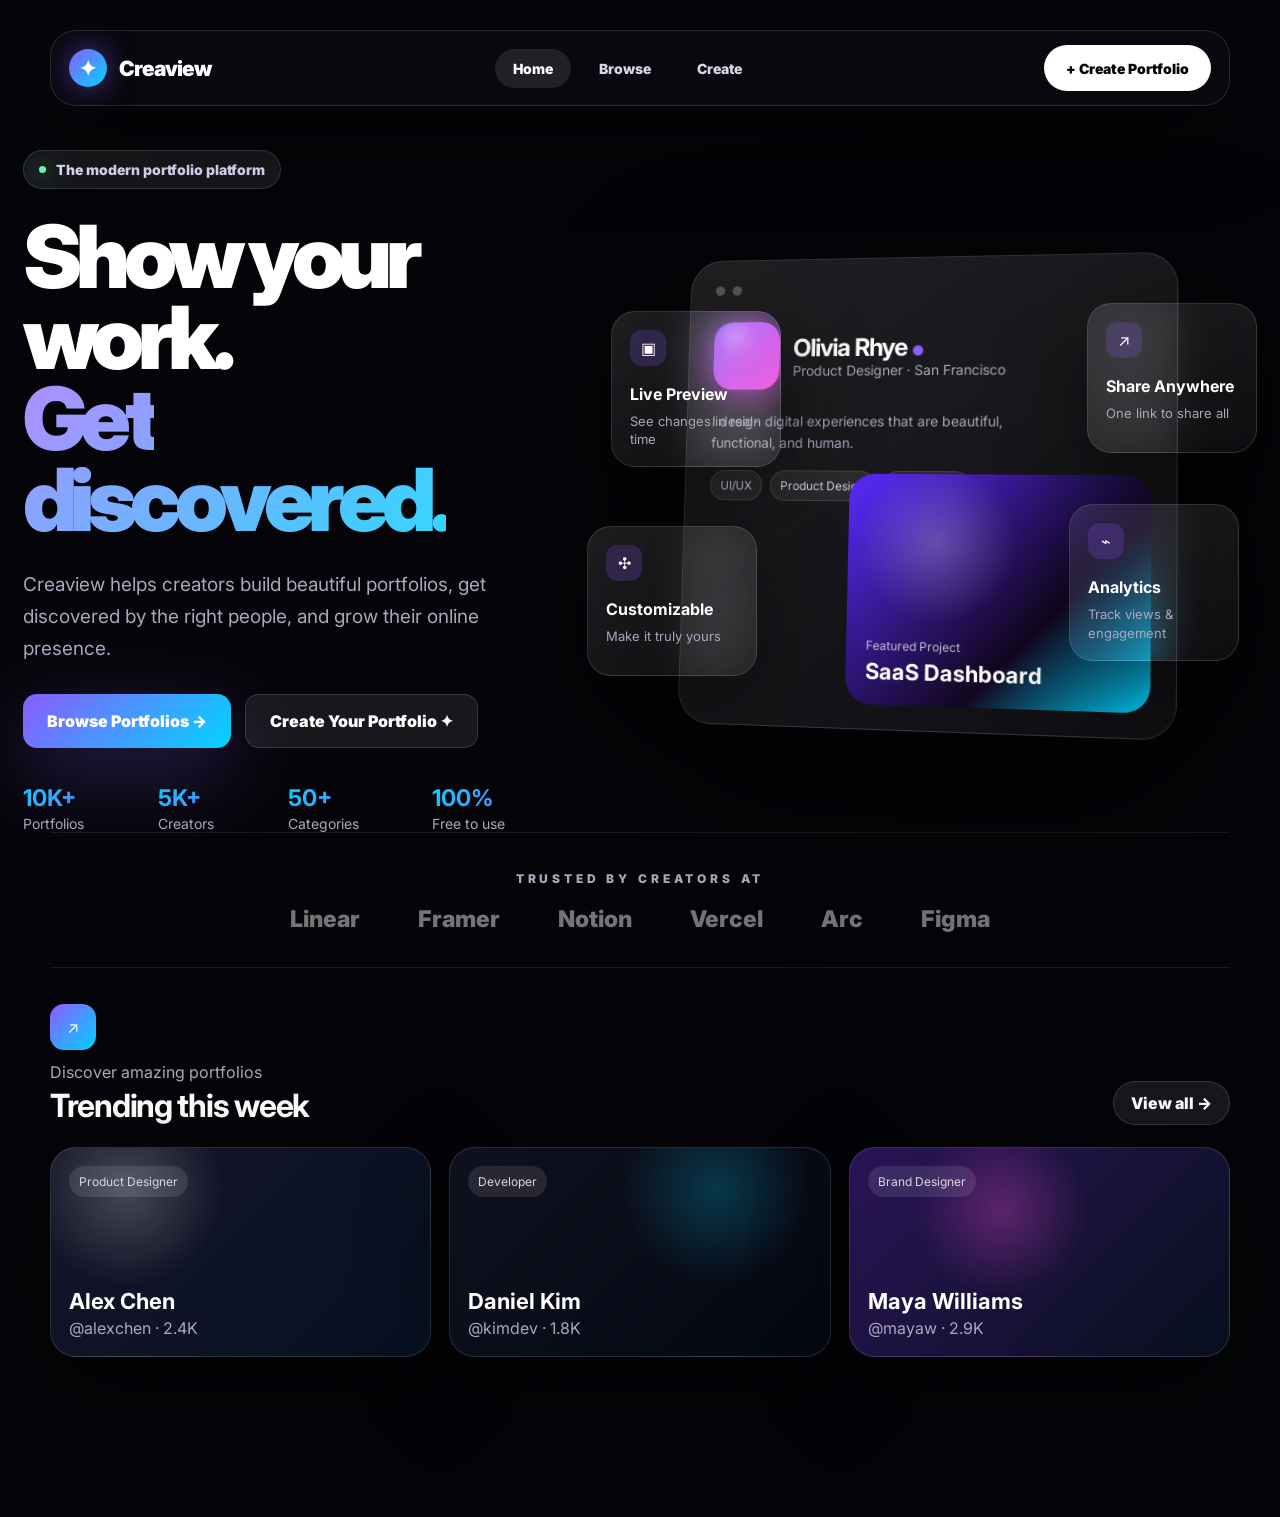
<file: index.html>
<!DOCTYPE html>
<html lang="en">
<head>
  <meta charset="UTF-8" />
  <meta name="viewport" content="width=device-width, initial-scale=1.0" />
  <title>Creaview — Portfolio Discovery</title>

  <link rel="preconnect" href="https://fonts.googleapis.com" />
  <link rel="preconnect" href="https://fonts.gstatic.com" crossorigin />
  <link href="https://fonts.googleapis.com/css2?family=Inter:wght@100..900&display=swap" rel="stylesheet" />

  <link rel="stylesheet" href="css/main.css" />
</head>
<body>

<div class="noise"></div>
<div class="cursor-light"></div>

<header class="site-nav">
  <a href="index.html" class="nav-brand">
    <span class="nav-brand-mark">✦</span>
    <span>Creaview</span>
  </a>

  <nav class="nav-links">
    <a class="nav-link active" href="index.html">Home</a>
    <a class="nav-link" href="browse.html">Browse</a>
    <a class="nav-link" href="submit.html">Create</a>
  </nav>

  <a class="nav-cta" href="submit.html">+ Create Portfolio</a>
</header>

<main class="home-screen">

  <section class="hero-grid">

    <div class="hero-left">
      <div class="eyebrow">
        <span class="eyebrow-dot"></span>
        <span>The modern portfolio platform</span>
      </div>

      <h1>
        Show your work.<br>
        <span>Get discovered.</span>
      </h1>

      <p>
        Creaview helps creators build beautiful portfolios, get discovered by the right people, and grow their online presence.
      </p>

      <div class="hero-actions">
        <a href="browse.html" class="button button-primary">Browse Portfolios →</a>
        <a href="submit.html" class="button button-secondary">Create Your Portfolio ✦</a>
      </div>

      <div class="stats">
        <div><strong>10K+</strong><span>Portfolios</span></div>
        <div><strong>5K+</strong><span>Creators</span></div>
        <div><strong>50+</strong><span>Categories</span></div>
        <div><strong>100%</strong><span>Free to use</span></div>
      </div>
    </div>

    <div class="hero-right">
      <div class="main-preview">
        <div class="preview-top">
          <span></span><span></span>
        </div>

        <div class="profile-preview">
          <div class="avatar"></div>
          <div>
            <h2>Olivia Rhye <b>●</b></h2>
            <p>Product Designer · San Francisco</p>
          </div>
        </div>

        <p class="preview-bio">
          I design digital experiences that are beautiful, functional, and human.
        </p>

        <div class="preview-tags">
          <span>UI/UX</span>
          <span>Product Design</span>
          <span>Web Design</span>
        </div>

        <div class="project-card">
          <span>Featured Project</span>
          <h3>SaaS Dashboard</h3>
        </div>
      </div>

      <div class="side-card side-left top">
        <span>▣</span>
        <h3>Live Preview</h3>
        <p>See changes in real-time</p>
      </div>

      <div class="side-card side-left bottom">
        <span>✣</span>
        <h3>Customizable</h3>
        <p>Make it truly yours</p>
      </div>

      <div class="side-card side-right top">
        <span>↗</span>
        <h3>Share Anywhere</h3>
        <p>One link to share all</p>
      </div>

      <div class="side-card side-right bottom">
        <span>⌁</span>
        <h3>Analytics</h3>
        <p>Track views & engagement</p>
      </div>
    </div>

  </section>

  <section class="trusted">
    <span>TRUSTED BY CREATORS AT</span>
    <div>
      <p>Linear</p>
      <p>Framer</p>
      <p>Notion</p>
      <p>Vercel</p>
      <p>Arc</p>
      <p>Figma</p>
    </div>
  </section>

  <section class="trending">
    <div class="section-head">
      <div>
        <span class="mini-icon">↗</span>
        <p>Discover amazing portfolios</p>
        <h2>Trending this week</h2>
      </div>

      <a href="browse.html" class="small-button">View all →</a>
    </div>

    <div class="trend-row">
      <article class="trend-card one">
        <span>Product Designer</span>
        <div>
          <h3>Alex Chen</h3>
          <p>@alexchen · 2.4K</p>
        </div>
      </article>

      <article class="trend-card two">
        <span>Developer</span>
        <div>
          <h3>Daniel Kim</h3>
          <p>@kimdev · 1.8K</p>
        </div>
      </article>

      <article class="trend-card three">
        <span>Brand Designer</span>
        <div>
          <h3>Maya Williams</h3>
          <p>@mayaw · 2.9K</p>
        </div>
      </article>
    </div>
  </section>

</main>

<script src="js/app.js"></script>
</body>
</html>
</file>
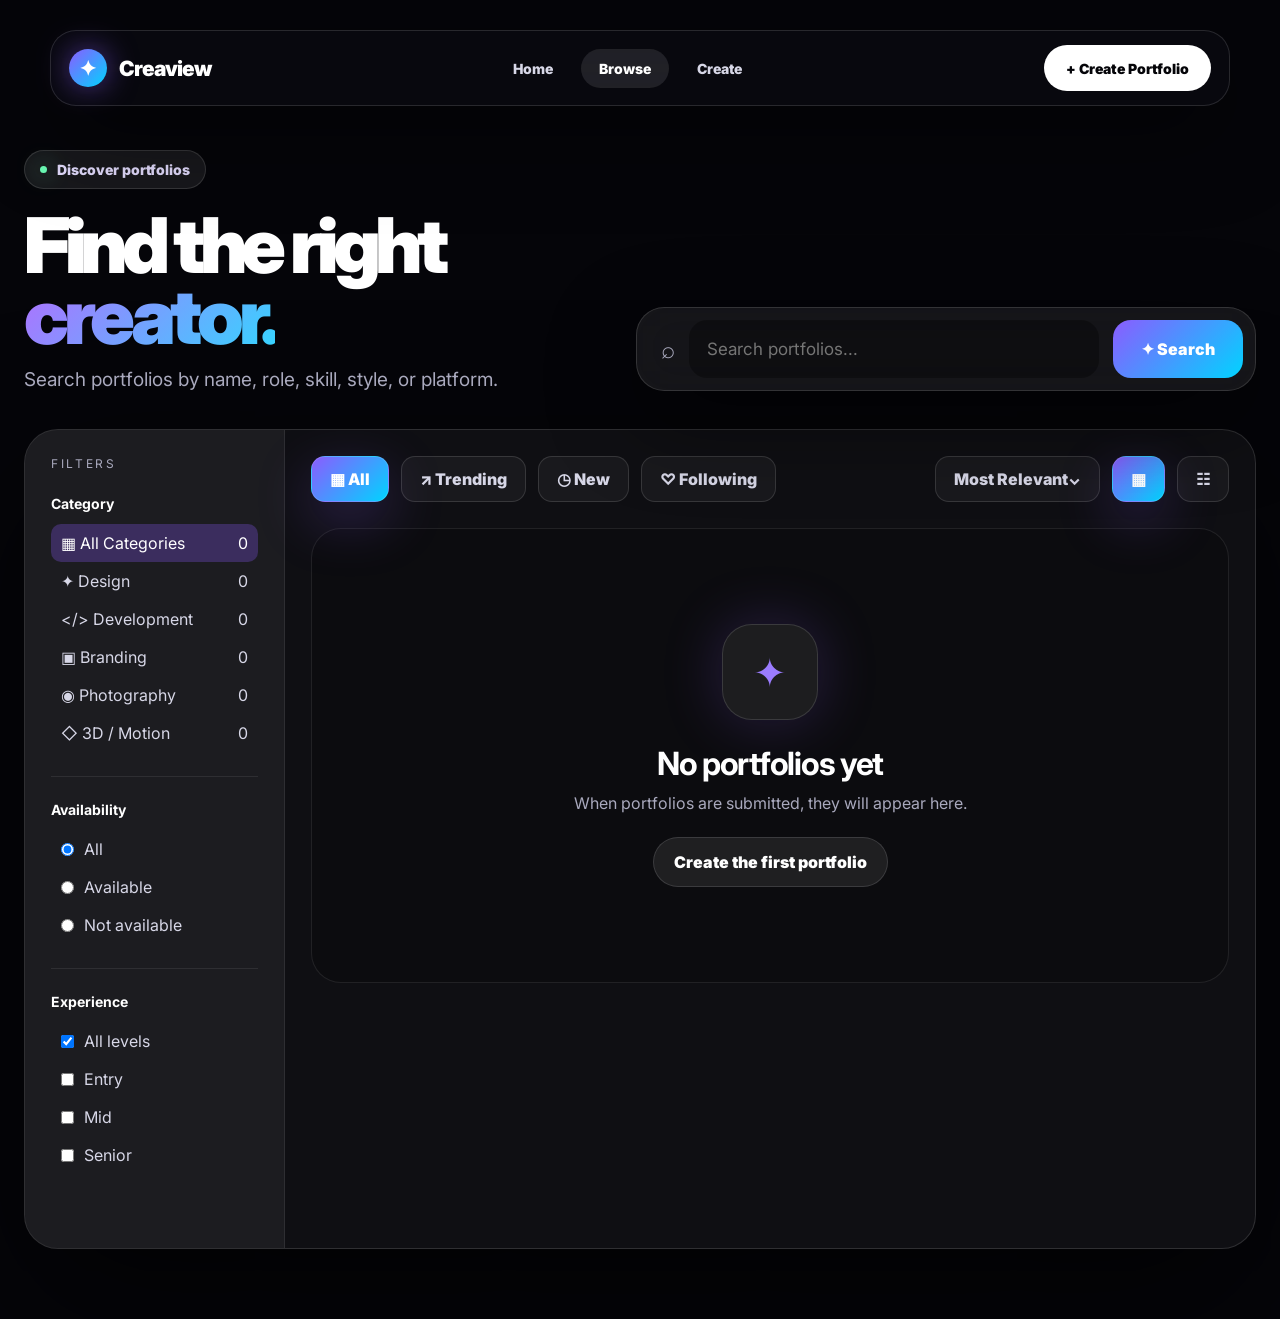
<file: browse.html>
<!DOCTYPE html>
<html lang="en">
<head>
  <meta charset="UTF-8" />
  <meta name="viewport" content="width=device-width, initial-scale=1.0" />
  <title>Browse — Creaview</title>
  <link rel="preconnect" href="https://fonts.googleapis.com" />
  <link rel="preconnect" href="https://fonts.gstatic.com" crossorigin />
  <link href="https://fonts.googleapis.com/css2?family=Inter:wght@100..900&display=swap" rel="stylesheet" />
  <link rel="stylesheet" href="css/main.css" />
</head>
<body>

<div class="noise"></div>
<div class="cursor-light"></div>

<header class="site-nav">
  <a href="index.html" class="nav-brand"><span class="nav-brand-mark">✦</span><span>Creaview</span></a>
  <nav class="nav-links">
    <a class="nav-link" href="index.html">Home</a>
    <a class="nav-link active" href="browse.html">Browse</a>
    <a class="nav-link" href="submit.html">Create</a>
  </nav>
  <a class="nav-cta" href="submit.html">+ Create Portfolio</a>
</header>

<main class="browse-app">
  <section class="browse-top">
    <div>
      <div class="eyebrow"><span class="eyebrow-dot"></span><span>Discover portfolios</span></div>
      <h1>Find the right <span>creator.</span></h1>
      <p>Search portfolios by name, role, skill, style, or platform.</p>
    </div>

    <form id="searchForm" class="hero-search">
      <span>⌕</span>
      <input id="searchInput" type="text" placeholder="Search portfolios..." />
      <button id="searchButton" type="submit">✦ Search</button>
    </form>
  </section>

  <section class="browse-console">
    <aside class="filter-panel">
      <p class="filter-title">Filters</p>

      <div class="filter-block">
        <h3>Category</h3>
        <button class="filter-active">▦ All Categories <span id="portfolioCount">0</span></button>
        <button>✦ Design <span>0</span></button>
        <button>&lt;/&gt; Development <span>0</span></button>
        <button>▣ Branding <span>0</span></button>
        <button>◉ Photography <span>0</span></button>
        <button>◇ 3D / Motion <span>0</span></button>
      </div>

      <div class="filter-block">
        <h3>Availability</h3>
        <label><input type="radio" checked /> All</label>
        <label><input type="radio" /> Available</label>
        <label><input type="radio" /> Not available</label>
      </div>

      <div class="filter-block">
        <h3>Experience</h3>
        <label><input type="checkbox" checked /> All levels</label>
        <label><input type="checkbox" /> Entry</label>
        <label><input type="checkbox" /> Mid</label>
        <label><input type="checkbox" /> Senior</label>
      </div>
    </aside>

    <section class="results-panel">
      <div class="results-toolbar">
        <div class="tabs">
          <button class="tab active">▦ All</button>
          <button class="tab">↗ Trending</button>
          <button class="tab">◷ New</button>
          <button class="tab">♡ Following</button>
        </div>

        <div class="sorts">
          <button>Most Relevant⌄</button>
          <button class="icon-btn active">▦</button>
          <button class="icon-btn">☷</button>
        </div>
      </div>

      <div id="resultsArea"></div>
    </section>
  </section>
</main>

<script src="js/app.js"></script>
</body>
</html>
</file>
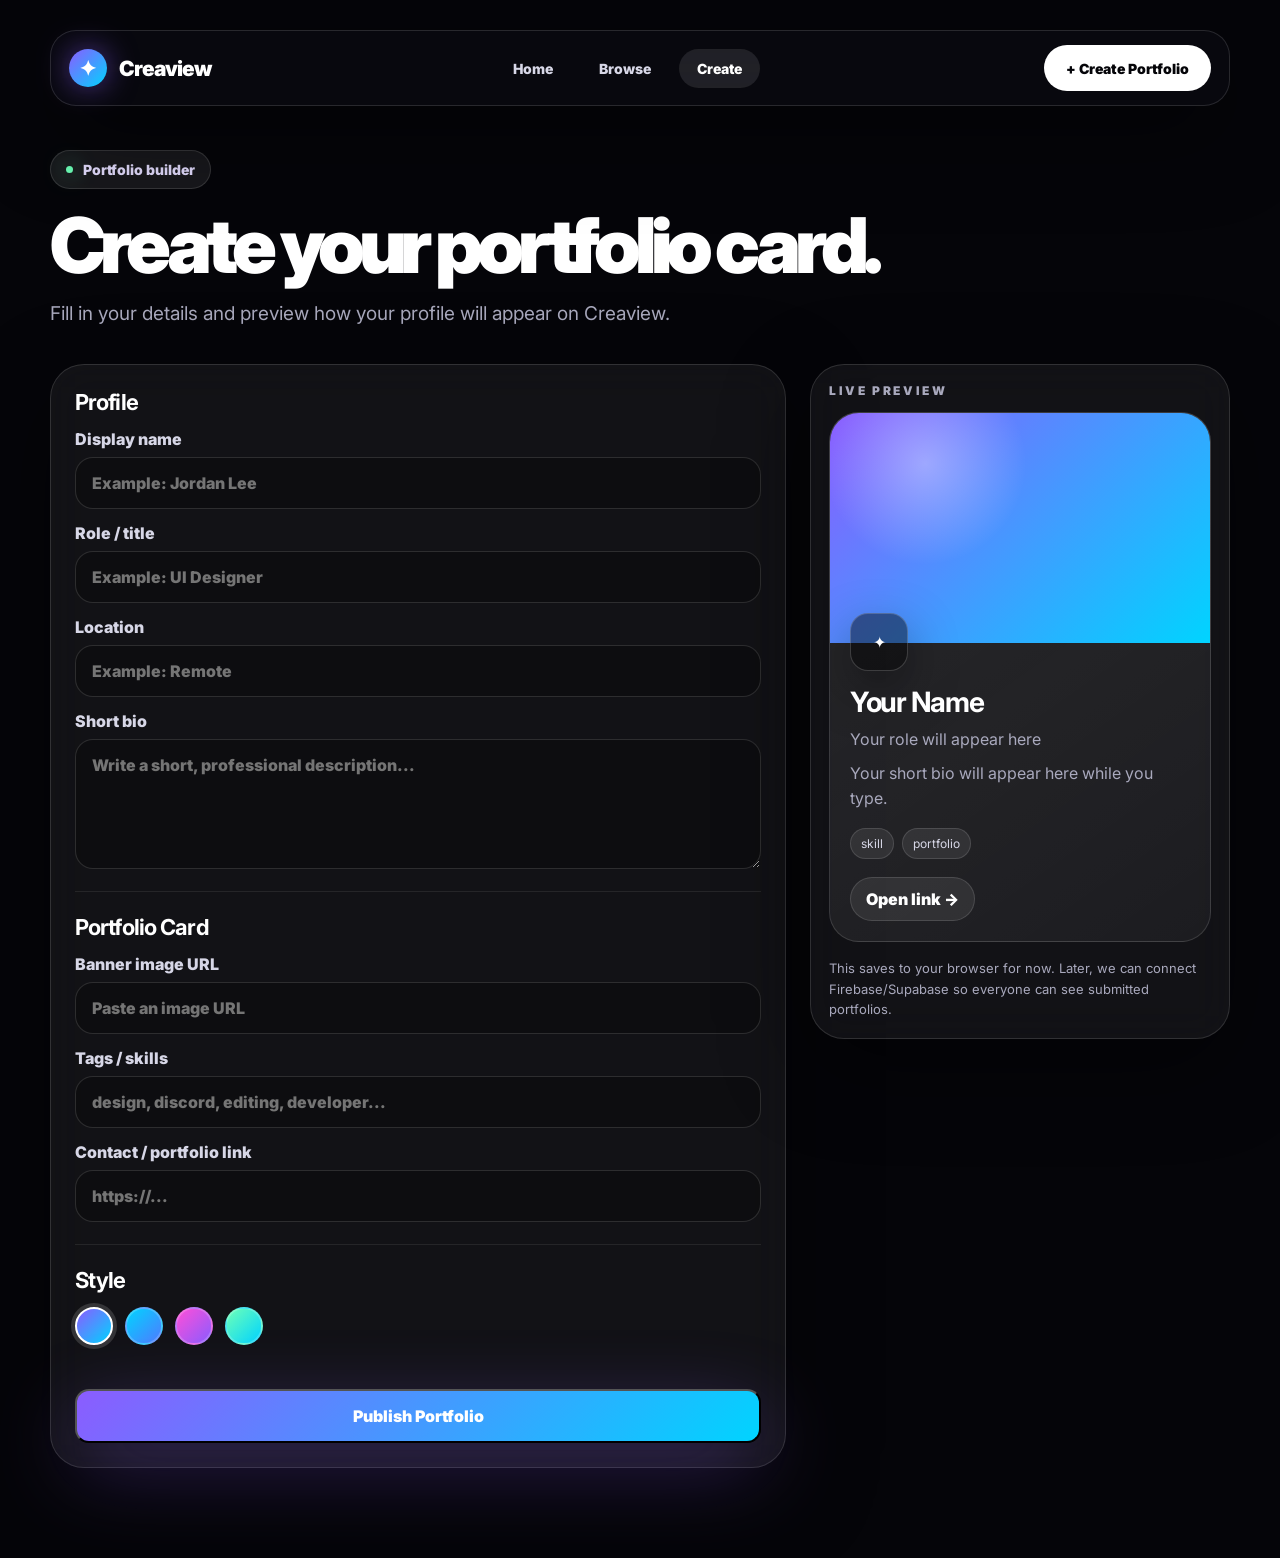
<file: submit.html>
<!DOCTYPE html>
<html lang="en">
<head>
  <meta charset="UTF-8" />
  <meta name="viewport" content="width=device-width, initial-scale=1.0" />
  <title>Create — Creaview</title>

  <link rel="preconnect" href="https://fonts.googleapis.com" />
  <link rel="preconnect" href="https://fonts.gstatic.com" crossorigin />
  <link href="https://fonts.googleapis.com/css2?family=Inter:wght@100..900&display=swap" rel="stylesheet" />

  <link rel="stylesheet" href="css/main.css" />
</head>
<body>

<div class="noise"></div>
<div class="cursor-light"></div>

<header class="site-nav">
  <a href="index.html" class="nav-brand">
    <span class="nav-brand-mark">✦</span>
    <span>Creaview</span>
  </a>

  <nav class="nav-links">
    <a class="nav-link" href="index.html">Home</a>
    <a class="nav-link" href="browse.html">Browse</a>
    <a class="nav-link active" href="submit.html">Create</a>
  </nav>

  <a class="nav-cta" href="submit.html">+ Create Portfolio</a>
</header>

<main class="creator-app">

  <section class="creator-head">
    <div>
      <div class="eyebrow">
        <span class="eyebrow-dot"></span>
        <span>Portfolio builder</span>
      </div>

      <h1>Create your portfolio card.</h1>
      <p>Fill in your details and preview how your profile will appear on Creaview.</p>
    </div>
  </section>

  <section class="creator-layout">

    <form id="portfolioForm" class="creator-form">
      <div class="form-section">
        <h2>Profile</h2>

        <label>
          Display name
          <input id="creatorName" type="text" placeholder="Example: Jordan Lee" />
        </label>

        <label>
          Role / title
          <input id="creatorRole" type="text" placeholder="Example: UI Designer" />
        </label>

        <label>
          Location
          <input id="creatorLocation" type="text" placeholder="Example: Remote" />
        </label>

        <label>
          Short bio
          <textarea id="creatorBio" placeholder="Write a short, professional description..."></textarea>
        </label>
      </div>

      <div class="form-section">
        <h2>Portfolio Card</h2>

        <label>
          Banner image URL
          <input id="creatorImage" type="text" placeholder="Paste an image URL" />
        </label>

        <label>
          Tags / skills
          <input id="creatorTags" type="text" placeholder="design, discord, editing, developer..." />
        </label>

        <label>
          Contact / portfolio link
          <input id="creatorLink" type="text" placeholder="https://..." />
        </label>
      </div>

      <div class="form-section">
        <h2>Style</h2>

        <div class="theme-picker">
          <button type="button" class="theme-dot active" data-theme="purple"></button>
          <button type="button" class="theme-dot blue" data-theme="blue"></button>
          <button type="button" class="theme-dot pink" data-theme="pink"></button>
          <button type="button" class="theme-dot green" data-theme="green"></button>
        </div>
      </div>

      <button type="submit" class="button button-primary">Publish Portfolio</button>
    </form>

    <aside class="creator-preview">
      <p class="preview-label">Live Preview</p>

      <article id="previewCard" class="portfolio-create-card theme-purple">
        <div id="previewImage" class="portfolio-create-image"></div>

        <div class="portfolio-create-body">
          <div class="preview-avatar">✦</div>

          <h3 id="previewName">Your Name</h3>
          <p id="previewRole">Your role will appear here</p>
          <p id="previewBio">Your short bio will appear here while you type.</p>

          <div id="previewTags" class="preview-tags">
            <span>skill</span>
            <span>portfolio</span>
          </div>

          <a id="previewLink" href="#" class="preview-link">Open link →</a>
        </div>
      </article>

      <div class="preview-note">
        This saves to your browser for now. Later, we can connect Firebase/Supabase so everyone can see submitted portfolios.
      </div>
    </aside>

  </section>

</main>

<script src="js/app.js"></script>
</body>
</html>
</file>
<file: css/main.css>
*,
*::before,
*::after {
  box-sizing: border-box;
}

* {
  margin: 0;
}

:root {
  --bg: #050509;
  --bg-soft: #090914;
  --panel: rgba(255,255,255,.07);
  --panel-strong: rgba(255,255,255,.11);
  --border: rgba(255,255,255,.13);
  --border-strong: rgba(255,255,255,.22);
  --text: #ffffff;
  --muted: #a9a9bd;
  --soft: #d7d7e7;
  --purple: #8b5cff;
  --blue: #00d4ff;
  --pink: #ff4fd8;
  --green: #6dffb8;
  --shadow: 0 28px 90px rgba(0,0,0,.45);
  --shadow-hard: 0 50px 150px rgba(0,0,0,.65);
}

html,
body {
  min-height: 100%;
  background: var(--bg);
  color: var(--text);
  font-family: Inter, Arial, sans-serif;
  overflow-x: hidden;
}

body::before {
  content: "";
  position: fixed;
  inset: 0;
  z-index: -5;
  background:
    radial-gradient(circle at 18% 18%, rgba(139,92,255,.28), transparent 28%),
    radial-gradient(circle at 86% 22%, rgba(0,212,255,.14), transparent 30%),
    radial-gradient(circle at 76% 72%, rgba(255,79,216,.10), transparent 28%),
    linear-gradient(180deg, #080812, #040407 55%, #020204);
}

body::after {
  content: "";
  position: fixed;
  inset: 0;
  z-index: -4;
  pointer-events: none;
  opacity: .32;
  background-image:
    linear-gradient(rgba(255,255,255,.028) 1px, transparent 1px),
    linear-gradient(90deg, rgba(255,255,255,.028) 1px, transparent 1px);
  background-size: 76px 76px;
  mask-image: linear-gradient(to bottom, black, transparent 80%);
}

a {
  color: inherit;
  text-decoration: none;
}

button,
input,
textarea {
  font: inherit;
}

.noise {
  position: fixed;
  inset: 0;
  z-index: -3;
  pointer-events: none;
  opacity: .055;
  background-image: repeating-radial-gradient(circle at 20% 20%, #fff 0 1px, transparent 1px 3px);
}

.cursor-light {
  position: fixed;
  width: 470px;
  height: 470px;
  border-radius: 50%;
  pointer-events: none;
  z-index: -2;
  background: radial-gradient(circle, rgba(139,92,255,.18), transparent 62%);
  filter: blur(32px);
  transform: translate3d(-50%, -50%, 0);
}

.site-nav {
  position: fixed;
  top: 30px;
  left: 50%;
  z-index: 50;
  width: min(1180px, calc(100% - 46px));
  transform: translateX(-50%);
  display: flex;
  align-items: center;
  justify-content: space-between;
  padding: 14px 18px;
  border-radius: 26px;
  border: 1px solid var(--border);
  background: rgba(10,10,17,.74);
  backdrop-filter: blur(24px);
  box-shadow: var(--shadow);
  animation: navIn .8s cubic-bezier(.16,1,.3,1) both;
}

@keyframes navIn {
  from {
    opacity: 0;
    transform: translateX(-50%) translateY(-18px) scale(.98);
    filter: blur(12px);
  }
  to {
    opacity: 1;
    transform: translateX(-50%) translateY(0) scale(1);
    filter: blur(0);
  }
}

.site-nav.nav-scrolled {
  top: 14px;
  width: min(1080px, calc(100% - 40px));
  background: rgba(10,10,17,.9);
}

.nav-brand {
  display: flex;
  align-items: center;
  gap: 12px;
  font-size: 21px;
  font-weight: 950;
  letter-spacing: -.045em;
}

.nav-brand-mark {
  width: 38px;
  height: 38px;
  display: grid;
  place-items: center;
  border-radius: 50%;
  background: linear-gradient(135deg, var(--purple), var(--blue));
  box-shadow: 0 0 30px rgba(139,92,255,.55);
}

.nav-links {
  display: flex;
  gap: 10px;
}

.nav-link {
  padding: 11px 18px;
  border-radius: 999px;
  color: var(--soft);
  font-size: 14px;
  font-weight: 850;
  transition: .25s ease;
}

.nav-link:hover,
.nav-link.active {
  color: white;
  background: rgba(255,255,255,.10);
}

.nav-cta {
  min-height: 46px;
  display: inline-flex;
  align-items: center;
  padding: 0 22px;
  border-radius: 999px;
  background: white;
  color: #050509;
  font-size: 14px;
  font-weight: 950;
  transition: .25s ease;
}

.nav-cta:hover {
  transform: translateY(-2px);
  box-shadow: 0 18px 50px rgba(255,255,255,.15);
}

.home-screen {
  min-height: 100vh;
  padding: 150px 0 80px;
}

.hero-grid {
  width: min(1240px, calc(100% - 46px));
  margin: 0 auto;
  min-height: 620px;
  display: grid;
  grid-template-columns: .9fr 1.1fr;
  align-items: center;
  gap: 60px;
}

.hero-left {
  display: grid;
  gap: 28px;
  animation: heroLeftIn .9s cubic-bezier(.16,1,.3,1) both;
}

@keyframes heroLeftIn {
  from {
    opacity: 0;
    transform: translateY(28px);
    filter: blur(14px);
  }
  to {
    opacity: 1;
    transform: none;
    filter: blur(0);
  }
}

.eyebrow {
  width: fit-content;
  display: inline-flex;
  align-items: center;
  gap: 10px;
  padding: 10px 15px;
  border-radius: 999px;
  color: #e4ddff;
  background: rgba(255,255,255,.08);
  border: 1px solid var(--border);
  font-size: 14px;
  font-weight: 850;
}

.eyebrow-dot {
  width: 7px;
  height: 7px;
  border-radius: 50%;
  background: var(--green);
  box-shadow: 0 0 22px rgba(109,255,184,.9);
}

.hero-left h1 {
  max-width: 660px;
  font-size: clamp(54px, 6.8vw, 96px);
  line-height: .93;
  letter-spacing: -.075em;
  font-weight: 950;
}

.hero-left h1 span {
  background: linear-gradient(135deg, #b18cff, #31d8ff);
  -webkit-background-clip: text;
  color: transparent;
}

.hero-left p {
  max-width: 530px;
  color: var(--muted);
  font-size: 19px;
  line-height: 1.7;
}

.hero-actions {
  display: flex;
  gap: 14px;
  flex-wrap: wrap;
}

.button {
  position: relative;
  overflow: hidden;
  min-height: 54px;
  display: inline-flex;
  align-items: center;
  justify-content: center;
  padding: 0 24px;
  border-radius: 14px;
  color: white;
  font-weight: 950;
  transition: .28s ease;
}

.button::after {
  content: "";
  position: absolute;
  inset: 0;
  background: linear-gradient(110deg, transparent, rgba(255,255,255,.35), transparent);
  transform: translateX(-140%);
  transition: .65s ease;
}

.button:hover::after {
  transform: translateX(140%);
}

.button:hover {
  transform: translateY(-4px);
}

.button-primary {
  background: linear-gradient(135deg, var(--purple), var(--blue));
  box-shadow: 0 24px 80px rgba(139,92,255,.32);
}

.button-secondary {
  background: rgba(255,255,255,.08);
  border: 1px solid var(--border);
}

.stats {
  display: grid;
  grid-template-columns: repeat(4, auto);
  gap: 28px;
  margin-top: 8px;
}

.stats strong {
  display: block;
  font-size: 23px;
  background: linear-gradient(135deg, var(--blue), var(--purple));
  -webkit-background-clip: text;
  color: transparent;
}

.stats span {
  display: block;
  margin-top: 3px;
  color: var(--muted);
  font-size: 14px;
}

.hero-right {
  min-height: 560px;
  position: relative;
  perspective: 1200px;
  animation: heroRightIn 1s cubic-bezier(.16,1,.3,1) both;
  animation-delay: .12s;
}

@keyframes heroRightIn {
  from {
    opacity: 0;
    transform: translateY(34px) scale(.98);
    filter: blur(18px);
  }
  to {
    opacity: 1;
    transform: none;
    filter: blur(0);
  }
}

.main-preview {
  position: absolute;
  inset: 42px 84px 42px 64px;
  padding: 26px;
  border-radius: 34px;
  background: linear-gradient(145deg, rgba(255,255,255,.11), rgba(255,255,255,.045));
  border: 1px solid var(--border);
  box-shadow: var(--shadow-hard);
  backdrop-filter: blur(24px);
  transform: rotateX(4deg) rotateY(-8deg) rotateZ(1deg);
  animation: previewFloat 7s ease-in-out infinite;
}

@keyframes previewFloat {
  50% {
    transform: rotateX(3deg) rotateY(-5deg) rotateZ(.5deg) translateY(-16px);
  }
}

.preview-top {
  display: flex;
  gap: 8px;
  margin-bottom: 28px;
}

.preview-top span {
  width: 10px;
  height: 10px;
  border-radius: 50%;
  background: rgba(255,255,255,.25);
}

.profile-preview {
  display: flex;
  align-items: center;
  gap: 14px;
}

.avatar {
  width: 70px;
  height: 70px;
  border-radius: 20px;
  background:
    radial-gradient(circle at 35% 25%, rgba(255,255,255,.55), transparent 30%),
    linear-gradient(135deg, var(--purple), var(--pink));
}

.profile-preview h2 {
  font-size: 25px;
  letter-spacing: -.04em;
}

.profile-preview h2 b {
  color: var(--purple);
  font-size: 14px;
}

.profile-preview p,
.preview-bio {
  color: var(--muted);
  font-size: 14px;
}

.preview-bio {
  margin-top: 22px;
  max-width: 360px;
  line-height: 1.6;
}

.preview-tags {
  display: flex;
  flex-wrap: wrap;
  gap: 8px;
  margin-top: 18px;
}

.preview-tags span {
  padding: 7px 10px;
  border-radius: 999px;
  background: rgba(255,255,255,.08);
  border: 1px solid var(--border);
  font-size: 12px;
  color: var(--soft);
}

.project-card {
  position: absolute;
  right: 24px;
  bottom: 24px;
  width: 300px;
  height: 230px;
  padding: 20px;
  display: flex;
  flex-direction: column;
  justify-content: flex-end;
  border-radius: 26px;
  background:
    radial-gradient(circle at 30% 30%, rgba(255,255,255,.22), transparent 30%),
    linear-gradient(135deg, #5b2bff, #12071f 65%, #00d4ff);
  overflow: hidden;
}

.project-card::after {
  content: "";
  position: absolute;
  inset: 0;
  background: linear-gradient(110deg, transparent, rgba(255,255,255,.2), transparent);
  transform: translateX(-100%);
  animation: sweep 4s ease-in-out infinite;
}

@keyframes sweep {
  45%, 100% {
    transform: translateX(120%);
  }
}

.project-card span {
  color: rgba(255,255,255,.72);
  font-size: 12px;
  position: relative;
  z-index: 1;
}

.project-card h3 {
  margin-top: 5px;
  font-size: 22px;
  position: relative;
  z-index: 1;
}

.side-card {
  position: absolute;
  width: 170px;
  min-height: 150px;
  padding: 18px;
  border-radius: 24px;
  background: linear-gradient(145deg, rgba(255,255,255,.10), rgba(255,255,255,.045));
  border: 1px solid var(--border);
  box-shadow: var(--shadow);
  backdrop-filter: blur(20px);
  animation: sideFloat 5.5s ease-in-out infinite;
}

@keyframes sideFloat {
  50% {
    transform: translateY(-14px);
  }
}

.side-card span {
  width: 36px;
  height: 36px;
  display: grid;
  place-items: center;
  border-radius: 12px;
  color: white;
  background: rgba(139,92,255,.20);
  margin-bottom: 18px;
}

.side-card h3 {
  font-size: 16px;
}

.side-card p {
  margin-top: 8px;
  color: var(--muted);
  font-size: 13px;
  line-height: 1.4;
}

.side-left.top {
  left: 0;
  top: 100px;
}

.side-left.bottom {
  left: -24px;
  bottom: 95px;
  animation-delay: 1s;
}

.side-right.top {
  right: 0;
  top: 92px;
  animation-delay: 1.6s;
}

.side-right.bottom {
  right: 18px;
  bottom: 110px;
  animation-delay: 2.2s;
}

.trusted {
  width: min(1180px, calc(100% - 46px));
  margin: 0 auto;
  padding: 34px 0;
  border-top: 1px solid rgba(255,255,255,.08);
  border-bottom: 1px solid rgba(255,255,255,.08);
  text-align: center;
}

.trusted > span {
  color: var(--muted);
  font-size: 12px;
  letter-spacing: .32em;
  font-weight: 850;
}

.trusted div {
  display: flex;
  justify-content: center;
  gap: 58px;
  flex-wrap: wrap;
  margin-top: 18px;
}

.trusted p {
  color: rgba(255,255,255,.45);
  font-size: 23px;
  font-weight: 850;
}

.trending {
  width: min(1180px, calc(100% - 46px));
  margin: 0 auto;
  padding: 36px 0 80px;
}

.section-head {
  display: flex;
  justify-content: space-between;
  align-items: end;
  gap: 20px;
  margin-bottom: 22px;
}

.section-head p {
  color: var(--muted);
}

.section-head h2 {
  margin-top: 4px;
  font-size: 32px;
  letter-spacing: -.04em;
}

.mini-icon {
  width: 46px;
  height: 46px;
  display: grid;
  place-items: center;
  border-radius: 14px;
  background: linear-gradient(135deg, var(--purple), var(--blue));
  margin-bottom: 12px;
}

.small-button {
  padding: 11px 17px;
  border-radius: 999px;
  background: rgba(255,255,255,.08);
  border: 1px solid var(--border);
  font-weight: 850;
}

.trend-row {
  display: grid;
  grid-template-columns: repeat(3, 1fr);
  gap: 18px;
}

.trend-card {
  min-height: 210px;
  padding: 18px;
  display: flex;
  flex-direction: column;
  justify-content: space-between;
  border-radius: 26px;
  border: 1px solid var(--border);
  box-shadow: var(--shadow);
  overflow: hidden;
  transition: .3s ease;
}

.trend-card:hover {
  transform: translateY(-8px);
  border-color: rgba(139,92,255,.55);
}

.trend-card.one {
  background:
    radial-gradient(circle at 20% 20%, rgba(255,255,255,.22), transparent 28%),
    linear-gradient(135deg, #151528, #061122);
}

.trend-card.two {
  background:
    radial-gradient(circle at 70% 20%, rgba(0,212,255,.22), transparent 30%),
    linear-gradient(135deg, #10111f, #040812);
}

.trend-card.three {
  background:
    radial-gradient(circle at 40% 30%, rgba(255,79,216,.28), transparent 32%),
    linear-gradient(135deg, #2a1458, #07101c);
}

.trend-card span {
  width: fit-content;
  padding: 8px 10px;
  border-radius: 999px;
  background: rgba(255,255,255,.10);
  font-size: 12px;
  color: var(--soft);
}

.trend-card h3 {
  font-size: 22px;
}

.trend-card p {
  color: var(--muted);
  margin-top: 4px;
}

@media (max-width: 1080px) {
  .hero-grid {
    grid-template-columns: 1fr;
  }

  .hero-right {
    min-height: 520px;
  }

  .trend-row {
    grid-template-columns: 1fr;
  }
}

@media (max-width: 760px) {
  .site-nav {
    top: 10px;
    flex-wrap: wrap;
    border-radius: 22px;
  }

  .nav-links {
    width: 100%;
    justify-content: center;
  }

  .nav-cta {
    display: none;
  }

  .home-screen {
    padding-top: 150px;
  }

  .hero-grid {
    width: calc(100% - 28px);
    gap: 34px;
  }

  .hero-left h1 {
    letter-spacing: -.045em;
  }

  .stats {
    grid-template-columns: repeat(2, 1fr);
  }

  .hero-right {
    display: none;
  }

  .trusted div {
    gap: 24px;
  }
}
/* Browse page */

.browse-page {
  width: min(1180px, calc(100% - 46px));
  min-height: 100vh;
  margin: 0 auto;
  padding: 150px 0 90px;
}

.browse-hero {
  margin-bottom: 32px;
  animation: heroLeftIn .85s cubic-bezier(.16,1,.3,1) both;
}

.browse-hero h1 {
  margin-top: 22px;
  max-width: 780px;
  font-size: clamp(52px, 7vw, 92px);
  line-height: .92;
  letter-spacing: -.075em;
  font-weight: 950;
}

.browse-hero p {
  margin-top: 18px;
  max-width: 620px;
  color: var(--muted);
  font-size: 19px;
  line-height: 1.7;
}

.browse-search {
  display: grid;
  grid-template-columns: 1fr auto;
  gap: 12px;
  padding: 12px;
  border-radius: 28px;
  background: rgba(255,255,255,.065);
  border: 1px solid var(--border);
  backdrop-filter: blur(20px);
  box-shadow: var(--shadow);
  animation: heroLeftIn .85s cubic-bezier(.16,1,.3,1) both;
  animation-delay: .1s;
}

.browse-search input {
  width: 100%;
  min-height: 56px;
  padding: 0 18px;
  border: 1px solid transparent;
  border-radius: 18px;
  outline: none;
  color: white;
  background: rgba(0,0,0,.26);
  font-size: 16px;
}

.browse-search input:focus {
  border-color: rgba(139,92,255,.75);
  box-shadow: 0 0 0 4px rgba(139,92,255,.14);
}

.browse-grid {
  margin-top: 30px;
  display: grid;
  grid-template-columns: repeat(12, 1fr);
  gap: 22px;
}

.browse-card {
  grid-column: span 4;
  min-height: 410px;
  padding: 16px;
  border-radius: 32px;
  background: linear-gradient(145deg, rgba(255,255,255,.10), rgba(255,255,255,.045));
  border: 1px solid var(--border);
  box-shadow: var(--shadow);
  cursor: pointer;
  overflow: hidden;
  transition: .32s ease;
  animation: heroRightIn .65s cubic-bezier(.16,1,.3,1) both;
}

.browse-card:hover {
  transform: translateY(-10px);
  border-color: rgba(139,92,255,.6);
  box-shadow: 0 42px 110px rgba(0,0,0,.48);
}

.browse-card-image {
  height: 250px;
  border-radius: 24px;
  background:
    radial-gradient(circle at 28% 20%, rgba(255,255,255,.34), transparent 28%),
    linear-gradient(135deg, rgba(139,92,255,.75), rgba(0,212,255,.38));
}

.browse-card-content {
  padding: 18px 6px 4px;
}

.browse-card-content h3 {
  font-size: 26px;
  letter-spacing: -.045em;
}

.browse-card-content p {
  margin-top: 8px;
  color: var(--muted);
}

.empty-state {
  grid-column: 1 / -1;
  min-height: 260px;
  display: grid;
  place-items: center;
  text-align: center;
  padding: 34px;
  border-radius: 32px;
  background: rgba(255,255,255,.055);
  border: 1px solid var(--border);
  color: var(--muted);
}

@media (max-width: 1000px) {
  .browse-card {
    grid-column: span 6;
  }
}

@media (max-width: 700px) {
  .browse-page {
    width: calc(100% - 28px);
    padding-top: 150px;
  }

  .browse-search {
    grid-template-columns: 1fr;
  }

  .browse-card {
    grid-column: 1 / -1;
  }
}
.browse-app{
  width:min(1360px,calc(100% - 48px));
  margin:0 auto;
  padding:150px 0 70px;
}

.browse-top{
  display:grid;
  grid-template-columns:1fr minmax(420px,620px);
  gap:40px;
  align-items:end;
  margin-bottom:38px;
}

.browse-top h1{
  margin-top:22px;
  font-size:clamp(52px,6vw,86px);
  line-height:.92;
  letter-spacing:-.07em;
  font-weight:950;
}

.browse-top h1 span{
  background:linear-gradient(135deg,#b56cff,#31d8ff);
  -webkit-background-clip:text;
  color:transparent;
}

.browse-top p{
  margin-top:16px;
  color:var(--muted);
  font-size:19px;
}

.hero-search{
  display:grid;
  grid-template-columns:auto 1fr auto;
  gap:14px;
  align-items:center;
  padding:12px;
  border-radius:28px;
  background:rgba(255,255,255,.07);
  border:1px solid var(--border);
  box-shadow:var(--shadow);
  backdrop-filter:blur(22px);
}

.hero-search span{
  color:var(--muted);
  font-size:24px;
  padding-left:12px;
}

.hero-search input{
  height:58px;
  border:0;
  outline:0;
  background:rgba(0,0,0,.32);
  color:white;
  border-radius:18px;
  padding:0 18px;
  font-size:17px;
}

.hero-search button{
  height:58px;
  padding:0 28px;
  border:0;
  border-radius:18px;
  color:white;
  font-weight:950;
  background:linear-gradient(135deg,var(--purple),var(--blue));
  cursor:pointer;
}

.browse-console{
  display:grid;
  grid-template-columns:260px 1fr;
  min-height:610px;
  border-radius:34px;
  overflow:hidden;
  border:1px solid var(--border);
  background:rgba(255,255,255,.045);
  box-shadow:var(--shadow-hard);
}

.filter-panel{
  padding:26px;
  background:rgba(255,255,255,.055);
  border-right:1px solid rgba(255,255,255,.08);
}

.filter-title{
  text-transform:uppercase;
  letter-spacing:.22em;
  color:var(--muted);
  font-size:12px;
  margin-bottom:24px;
}

.filter-block{
  padding-bottom:24px;
  margin-bottom:24px;
  border-bottom:1px solid rgba(255,255,255,.08);
}

.filter-block:last-child{
  border-bottom:0;
}

.filter-block h3{
  font-size:14px;
  margin-bottom:12px;
}

.filter-block button,
.filter-block label{
  width:100%;
  display:flex;
  justify-content:space-between;
  align-items:center;
  padding:9px 10px;
  border-radius:10px;
  background:transparent;
  color:var(--soft);
  border:0;
  text-align:left;
  cursor:pointer;
}

.filter-block label{
  justify-content:flex-start;
  gap:10px;
}

.filter-active{
  background:rgba(139,92,255,.28)!important;
  color:white!important;
}

.results-panel{
  padding:26px;
}

.results-toolbar{
  display:flex;
  justify-content:space-between;
  gap:20px;
  align-items:center;
  margin-bottom:26px;
}

.tabs,
.sorts{
  display:flex;
  gap:12px;
  flex-wrap:wrap;
}

.tab,
.sorts button{
  min-height:46px;
  padding:0 18px;
  border-radius:14px;
  border:1px solid var(--border);
  color:var(--soft);
  background:rgba(255,255,255,.045);
  font-weight:850;
}

.tab.active,
.icon-btn.active{
  color:white;
  background:linear-gradient(135deg,var(--purple),var(--blue));
  box-shadow:0 18px 55px rgba(139,92,255,.25);
}

.empty-gallery{
  min-height:455px;
  display:grid;
  place-items:center;
  align-content:center;
  text-align:center;
  border-radius:30px;
  background:rgba(0,0,0,.20);
  border:1px solid rgba(255,255,255,.09);
}

.empty-orb{
  width:96px;
  height:96px;
  display:grid;
  place-items:center;
  border-radius:30px;
  margin-bottom:24px;
  background:rgba(255,255,255,.07);
  border:1px solid var(--border);
  color:#9b7cff;
  font-size:40px;
  box-shadow:0 0 60px rgba(139,92,255,.22);
}

.empty-gallery h2{
  font-size:32px;
  letter-spacing:-.04em;
}

.empty-gallery p{
  max-width:420px;
  margin-top:10px;
  color:var(--muted);
}

.empty-gallery a{
  margin-top:24px;
  padding:14px 20px;
  border-radius:999px;
  background:rgba(255,255,255,.08);
  border:1px solid var(--border);
  font-weight:900;
}

@media(max-width:1050px){
  .browse-top{
    grid-template-columns:1fr;
  }

  .browse-console{
    grid-template-columns:1fr;
  }

  .filter-panel{
    border-right:0;
    border-bottom:1px solid rgba(255,255,255,.08);
  }
}

@media(max-width:700px){
  .browse-app{
    width:calc(100% - 28px);
    padding-top:155px;
  }

  .hero-search{
    grid-template-columns:1fr;
  }

  .hero-search span{
    display:none;
  }

  .results-toolbar{
    align-items:flex-start;
    flex-direction:column;
  }
}
/* Create portfolio page */

.creator-app{
  width:min(1180px,calc(100% - 46px));
  margin:0 auto;
  padding:150px 0 90px;
}

.creator-head{
  margin-bottom:34px;
}

.creator-head h1{
  margin-top:22px;
  max-width:850px;
  font-size:clamp(52px,6vw,88px);
  line-height:.92;
  letter-spacing:-.075em;
  font-weight:950;
}

.creator-head p{
  margin-top:16px;
  max-width:650px;
  color:var(--muted);
  font-size:19px;
  line-height:1.7;
}

.creator-layout{
  display:grid;
  grid-template-columns:1fr 420px;
  gap:24px;
  align-items:start;
}

.creator-form,
.creator-preview{
  border-radius:34px;
  background:rgba(255,255,255,.055);
  border:1px solid var(--border);
  box-shadow:var(--shadow);
  backdrop-filter:blur(20px);
}

.creator-form{
  padding:24px;
  display:grid;
  gap:22px;
}

.form-section{
  display:grid;
  gap:14px;
  padding-bottom:22px;
  border-bottom:1px solid rgba(255,255,255,.08);
}

.form-section:last-of-type{
  border-bottom:0;
}

.form-section h2{
  font-size:22px;
  letter-spacing:-.04em;
}

.creator-form label{
  display:grid;
  gap:8px;
  color:var(--soft);
  font-weight:850;
}

.creator-form input,
.creator-form textarea{
  width:100%;
  border:1px solid var(--border);
  outline:0;
  border-radius:18px;
  color:white;
  background:rgba(0,0,0,.26);
  padding:15px 16px;
}

.creator-form textarea{
  min-height:130px;
  resize:vertical;
}

.creator-form input:focus,
.creator-form textarea:focus{
  border-color:rgba(139,92,255,.75);
  box-shadow:0 0 0 4px rgba(139,92,255,.14);
}

.theme-picker{
  display:flex;
  gap:12px;
}

.theme-dot{
  width:38px;
  height:38px;
  border-radius:50%;
  border:2px solid rgba(255,255,255,.2);
  background:linear-gradient(135deg,var(--purple),var(--blue));
}

.theme-dot.blue{
  background:linear-gradient(135deg,#00d4ff,#4f7cff);
}

.theme-dot.pink{
  background:linear-gradient(135deg,#ff4fd8,#8b5cff);
}

.theme-dot.green{
  background:linear-gradient(135deg,#6dffb8,#00d4ff);
}

.theme-dot.active{
  outline:4px solid rgba(255,255,255,.14);
  border-color:white;
}

.creator-preview{
  position:sticky;
  top:125px;
  padding:18px;
}

.preview-label{
  color:var(--muted);
  text-transform:uppercase;
  letter-spacing:.22em;
  font-size:12px;
  font-weight:900;
  margin-bottom:14px;
}

.portfolio-create-card{
  overflow:hidden;
  border-radius:30px;
  background:linear-gradient(145deg,rgba(255,255,255,.10),rgba(255,255,255,.045));
  border:1px solid var(--border);
}

.portfolio-create-image{
  height:230px;
  background:
    radial-gradient(circle at 25% 22%,rgba(255,255,255,.35),transparent 30%),
    linear-gradient(135deg,var(--purple),var(--blue));
}

.portfolio-create-card.theme-blue .portfolio-create-image{
  background:
    radial-gradient(circle at 25% 22%,rgba(255,255,255,.35),transparent 30%),
    linear-gradient(135deg,#00d4ff,#4f7cff);
}

.portfolio-create-card.theme-pink .portfolio-create-image{
  background:
    radial-gradient(circle at 25% 22%,rgba(255,255,255,.35),transparent 30%),
    linear-gradient(135deg,#ff4fd8,#8b5cff);
}

.portfolio-create-card.theme-green .portfolio-create-image{
  background:
    radial-gradient(circle at 25% 22%,rgba(255,255,255,.35),transparent 30%),
    linear-gradient(135deg,#6dffb8,#00d4ff);
}

.portfolio-create-body{
  padding:20px;
}

.preview-avatar{
  width:58px;
  height:58px;
  display:grid;
  place-items:center;
  margin-top:-50px;
  margin-bottom:14px;
  border-radius:18px;
  background:rgba(0,0,0,.45);
  border:1px solid rgba(255,255,255,.18);
  box-shadow:0 18px 50px rgba(0,0,0,.35);
}

.portfolio-create-body h3{
  font-size:28px;
  letter-spacing:-.045em;
}

.portfolio-create-body p{
  color:var(--muted);
  margin-top:8px;
  line-height:1.6;
}

.preview-tags{
  display:flex;
  gap:8px;
  flex-wrap:wrap;
  margin-top:16px;
}

.preview-tags span{
  padding:7px 10px;
  border-radius:999px;
  background:rgba(255,255,255,.08);
  border:1px solid var(--border);
  color:var(--soft);
  font-size:12px;
}

.preview-link{
  display:inline-flex;
  margin-top:18px;
  padding:11px 15px;
  border-radius:999px;
  background:rgba(255,255,255,.08);
  border:1px solid var(--border);
  font-weight:900;
}

.preview-note{
  margin-top:16px;
  color:var(--muted);
  font-size:13px;
  line-height:1.6;
}

@media(max-width:950px){
  .creator-layout{
    grid-template-columns:1fr;
  }

  .creator-preview{
    position:static;
  }
}

@media(max-width:700px){
  .creator-app{
    width:calc(100% - 28px);
    padding-top:155px;
  }
}
.created-grid{
  display:grid;
  grid-template-columns:repeat(3,1fr);
  gap:22px;
  animation:heroRightIn .7s cubic-bezier(.16,1,.3,1) both;
}

.created-card{
  min-height:390px;
  padding:16px;
  border-radius:30px;
  background:linear-gradient(145deg,rgba(255,255,255,.10),rgba(255,255,255,.045));
  border:1px solid var(--border);
  box-shadow:var(--shadow);
  overflow:hidden;
  cursor:pointer;
  transition:.35s ease;
}

.created-card:hover{
  transform:translateY(-10px);
  border-color:rgba(139,92,255,.6);
}

.created-card-image{
  height:230px;
  border-radius:24px;
  background:
    radial-gradient(circle at 30% 20%,rgba(255,255,255,.35),transparent 30%),
    linear-gradient(135deg,var(--purple),var(--blue));
  background-size:cover;
  background-position:center;
}

.created-card-body{
  padding:18px 6px 4px;
}

.created-card-body h3{
  font-size:26px;
  letter-spacing:-.045em;
}

.created-card-body p{
  color:var(--muted);
  margin-top:6px;
}

.created-card-body span{
  display:inline-flex;
  margin-top:14px;
  padding:7px 10px;
  border-radius:999px;
  background:rgba(255,255,255,.08);
  border:1px solid var(--border);
  color:var(--soft);
  font-size:12px;
}

.leaving{
  animation:leavePage .45s ease forwards;
}

@keyframes leavePage{
  to{
    opacity:0;
    filter:blur(18px);
    transform:scale(.985);
  }
}

.profile-page{
  width:min(1180px,calc(100% - 46px));
  min-height:100vh;
  margin:0 auto;
  padding:150px 0 90px;
}

.profile-view{
  animation:heroLeftIn .8s cubic-bezier(.16,1,.3,1) both;
}

.profile-banner{
  min-height:360px;
  border-radius:42px;
  background:
    radial-gradient(circle at 30% 22%,rgba(255,255,255,.35),transparent 30%),
    linear-gradient(135deg,var(--purple),var(--blue));
  background-size:cover;
  background-position:center;
  border:1px solid var(--border);
  box-shadow:var(--shadow-hard);
}

.profile-glass{
  width:min(780px,calc(100% - 32px));
  margin-top:-95px;
  margin-left:32px;
  padding:26px;
  border-radius:36px;
  background:rgba(10,10,17,.80);
  border:1px solid var(--border);
  backdrop-filter:blur(24px);
  box-shadow:var(--shadow-hard);
}

.profile-avatar{
  width:92px;
  height:92px;
  display:grid;
  place-items:center;
  border-radius:28px;
  background:linear-gradient(135deg,var(--purple),var(--blue));
  box-shadow:0 24px 70px rgba(139,92,255,.25);
}

.profile-kicker{
  margin-top:18px;
  color:var(--muted);
  font-weight:850;
}

.profile-glass h1{
  margin-top:8px;
  font-size:clamp(42px,6vw,76px);
  line-height:.95;
  letter-spacing:-.065em;
}

.profile-glass h2{
  margin-top:8px;
  color:var(--soft);
}

.profile-glass p{
  max-width:650px;
  margin-top:14px;
  color:var(--muted);
  line-height:1.7;
}

.profile-tags{
  display:flex;
  gap:10px;
  flex-wrap:wrap;
  margin-top:20px;
}

.profile-tags span{
  padding:8px 12px;
  border-radius:999px;
  background:rgba(255,255,255,.08);
  border:1px solid var(--border);
}

.profile-actions{
  display:flex;
  gap:12px;
  flex-wrap:wrap;
  margin-top:24px;
}

.profile-actions a,
.profile-actions button,
.profile-empty a{
  padding:14px 20px;
  border-radius:999px;
  border:1px solid var(--border);
  color:white;
  background:rgba(255,255,255,.08);
  font-weight:900;
}

.profile-empty{
  min-height:70vh;
  display:grid;
  place-items:center;
  align-content:center;
  text-align:center;
}

.profile-empty h1{
  margin-top:18px;
  font-size:48px;
}

.profile-empty p{
  margin-top:10px;
  color:var(--muted);
}

.profile-empty a{
  margin-top:22px;
}

@media(max-width:900px){
  .created-grid{
    grid-template-columns:1fr;
  }

  .profile-glass{
    margin-left:16px;
  }
}
</file>
